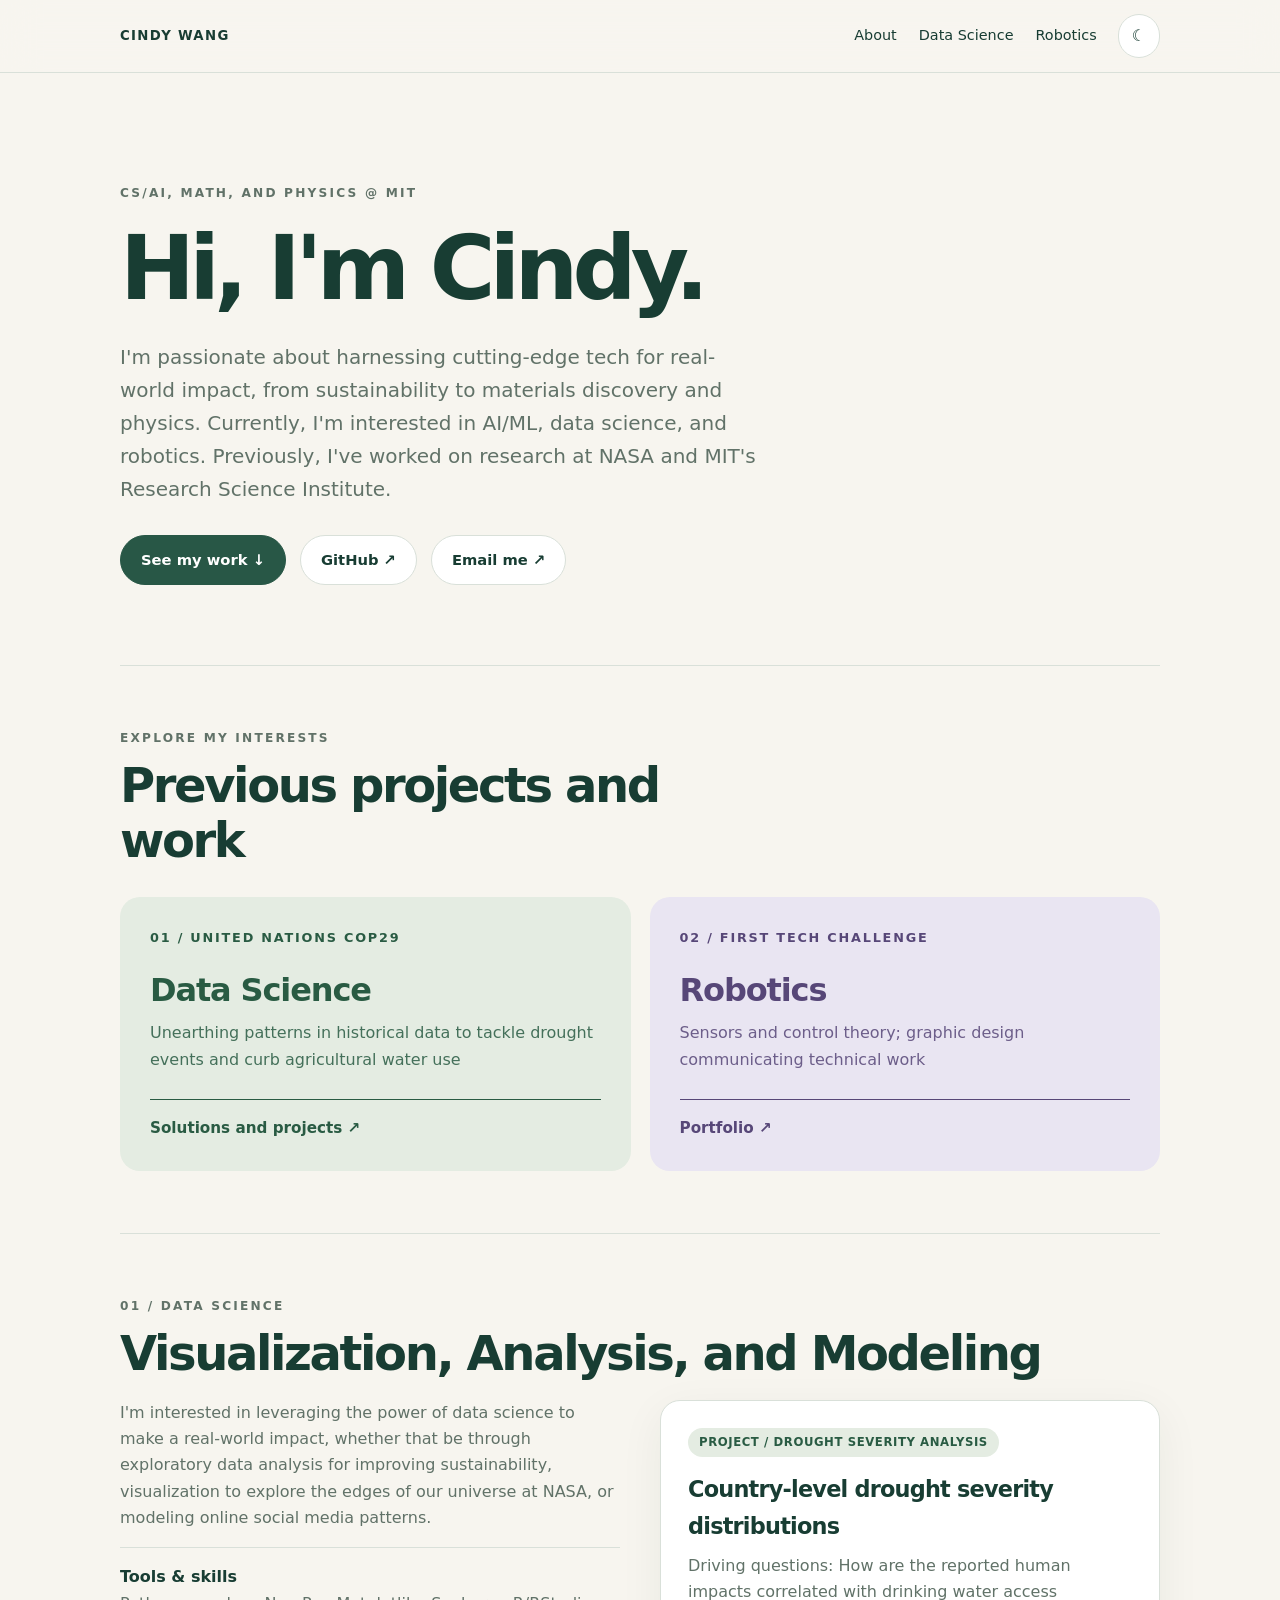
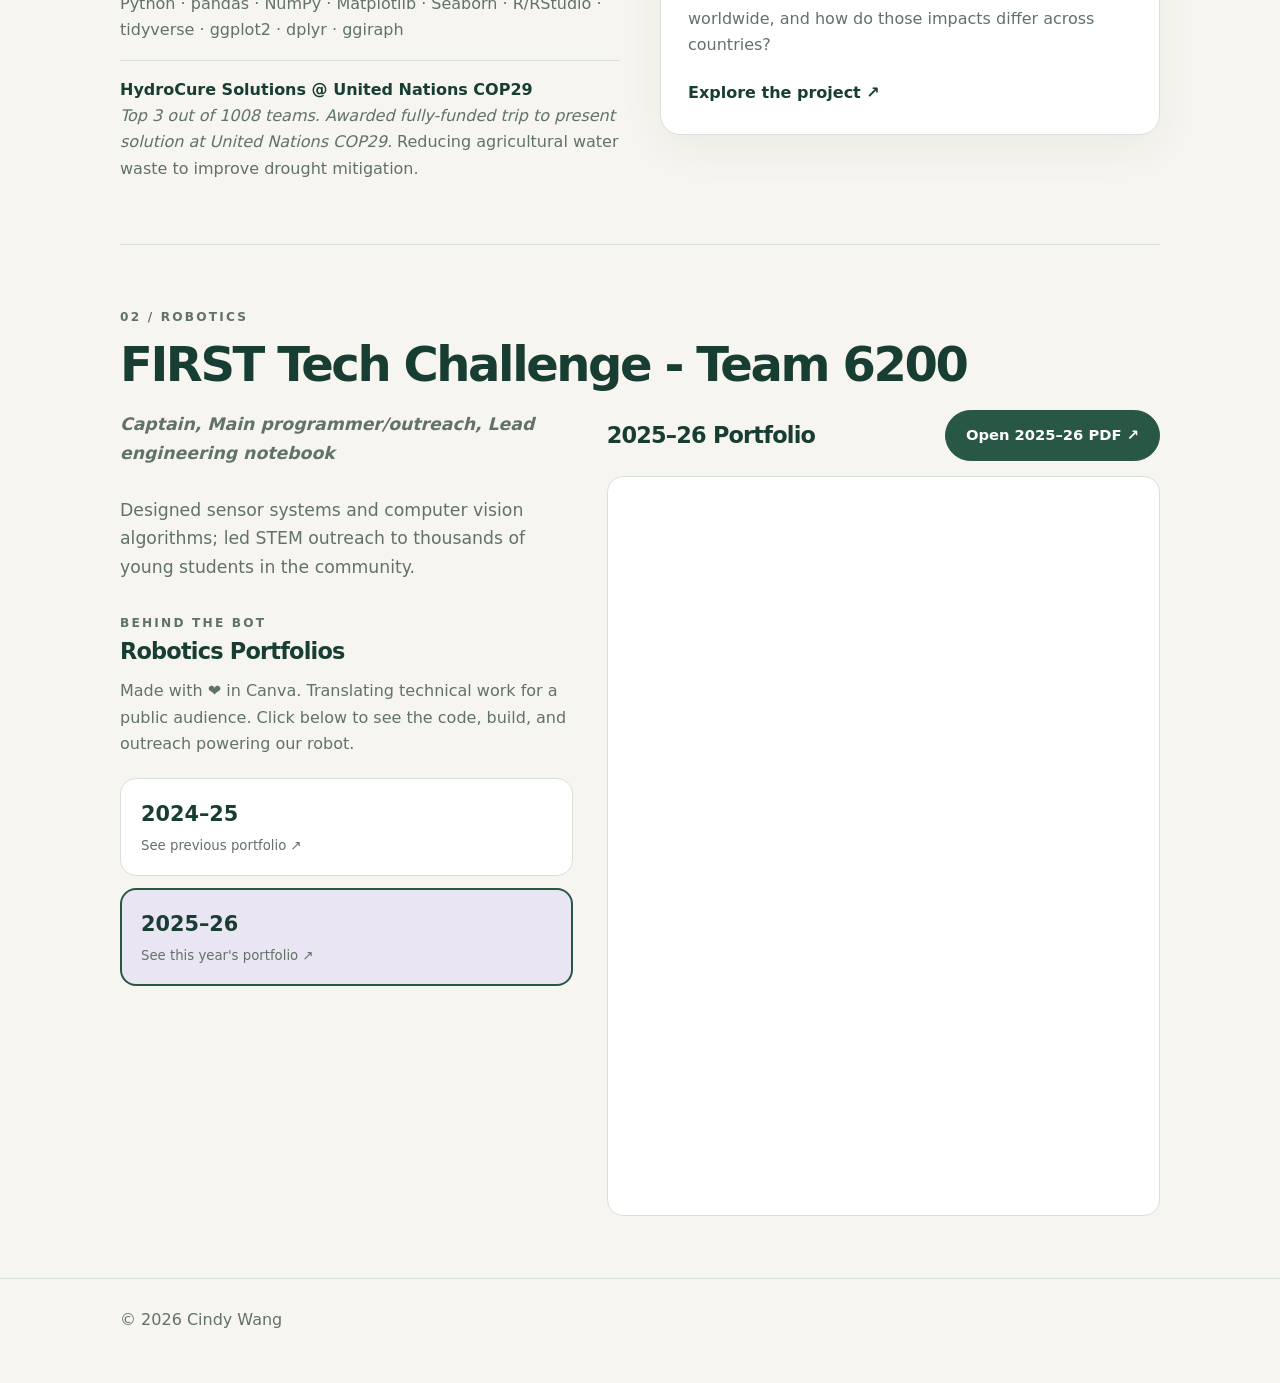
<file: index.html>
<!DOCTYPE html>
<html lang="en" data-theme="light">
<head>
  <meta charset="UTF-8" />
  <meta name="viewport" content="width=device-width, initial-scale=1" />
  <meta name="description" content="Cindy Wang personal portfolio" />
  <title>Cindy Wang</title>
  <link rel="stylesheet" href="style.css" />
  <script src="script.js"></script>
</head>
<body>
  <header class="nav">
    <div class="wrap nav-inner">
      <a class="brand" href="#home">Cindy Wang</a>
      <div class="nav-right">
        <nav class="nav-links" aria-label="Main navigation">
          <a href="#about">About</a>
          <a href="#data-science">Data Science</a>
          <a href="#robotics">Robotics</a>
        </nav>
        <button class="theme-toggle" id="themeToggle" type="button" aria-label="Switch to dark mode" aria-pressed="false">☾ Dark</button>
      </div>
    </div>
  </header>
  <main id="home" class="wrap">
    <section id="about" class="hero" aria-labelledby="hello">
      <div class="eyebrow">cs/ai, math, and physics @ mit</div>
      <h1 id="hello">Hi, I'm Cindy.</h1>
      <p class="intro">I'm passionate about harnessing cutting-edge tech for real-world impact, from sustainability to materials discovery and physics. Currently, I'm interested in AI/ML, data science, and robotics. Previously, I've worked on research at NASA and MIT's Research Science Institute.</p>
      <div class="buttons">
        <a class="btn primary" href="#interests">See my work ↓</a>
        <a class="btn" href="https://github.com/windycindyvibes" target="_blank" rel="noopener noreferrer">GitHub ↗</a>
        <a class="btn" href="mailto:cwang08@mit.edu">Email me ↗</a>
      </div>
    </section>

    <section id="interests" class="section" aria-labelledby="interests-heading">
      <div class="section-heading">
        <div class="eyebrow">Explore my interests</div>
        <h2 id="interests-heading">Previous projects and work</h2>
      </div>
      <div class="overview">
        <a class="overview-card data" href="#data-science">
          <div><div class="number">01 / UNITED NATIONS COP29</div><h3>Data Science</h3><p>Unearthing patterns in historical data to tackle drought events and curb agricultural water use</p></div>
          <div class="go">Solutions and projects ↗</div>
        </a>
        <a class="overview-card robot" href="#robotics">
          <div><div class="number">02 / FIRST TECH CHALLENGE</div><h3>Robotics</h3><p>Sensors and control theory; graphic design communicating technical work</p></div>
          <div class="go">Portfolio ↗</div>
        </a>
      </div>
    </section>

    <section id="data-science" class="section" aria-labelledby="data-heading">
      <div class="eyebrow">01 / Data Science</div>
      <h2 id="data-heading">Visualization, Analysis, and Modeling</h2>
      <div class="detail">
        <div>
          <p class="muted">I'm interested in leveraging the power of data science to make a real-world impact, whether that be through exploratory data analysis for improving sustainability, visualization to explore the edges of our universe at NASA, or modeling online social media patterns.</p>
          <div class="mini-project"><strong>Tools & skills</strong><span class="muted">Python · pandas · NumPy · Matplotlib · Seaborn · R/RStudio · tidyverse · ggplot2 · dplyr · ggiraph</span></div>
          <div class="mini-project"><strong>HydroCure Solutions @ United Nations COP29</strong><span class="muted"><i>Top 3 out of 1008 teams. Awarded fully-funded trip to present solution at United Nations COP29.</i> Reducing agricultural water waste to improve drought mitigation.</span></div>
        </div>
        <a id="sustainability" class="panel sustainability-card" href="sustainability-project.html" aria-label="Explore the sustainability data project">
          <span class="tag">Project / Drought Severity Analysis</span>
          <h3>Country-level drought severity distributions</h3>
          <p>Driving questions: How are the reported human impacts correlated with drinking water access worldwide, and how do those impacts differ across countries?</p>
          <span class="sustainability-link">Explore the project ↗</span>
        </a>
      </div>
    </section>

    <section id="robotics" class="section" aria-labelledby="robotics-heading">
      <div class="eyebrow">02 / Robotics</div>
      <h2 id="robotics-heading">FIRST Tech Challenge - Team 6200</h2>
      <div class="robotics-layout">
        <div class="robotics-copy">
          <p class="muted"><b><i>Captain, Main programmer/outreach, Lead engineering notebook</i></b> <br></br> Designed sensor systems and computer vision algorithms; led STEM outreach to thousands of young students in the community.</p>

          <div id="portfolio-pdf" class="pdf-area">
            <div class="eyebrow">Behind the bot</div>
            <h3>Robotics Portfolios</h3>
            <p class="muted">Made with ❤︎ in Canva. Translating technical work for a public audience. Click below to see the code, build, and outreach powering our robot.</p>

            <div class="portfolio-tabs" role="tablist" aria-label="Choose robotics portfolio season">
              <button class="portfolio-tab" type="button" id="tab-2024" role="tab" aria-selected="false" aria-controls="portfolio-preview" data-season="2024-25">
                <span class="season">2024–25</span>
                <span class="hint">See previous portfolio ↗</span>
              </button>
              <button class="portfolio-tab" type="button" id="tab-2025" role="tab" aria-selected="true" aria-controls="portfolio-preview" data-season="2025-26">
                <span class="season">2025–26</span>
                <span class="hint">See this year's portfolio ↗</span>
              </button>
            </div>
          </div>
        </div>
        <div class="portfolio-viewer">
          <div id="portfolio-preview" role="tabpanel" aria-labelledby="tab-2025">
          <div class="portfolio-toolbar">
            <h3 id="selected-season-heading">2025–26 Portfolio</h3>
            <a id="portfolio-open" class="btn primary" href="docs/robotics-portfolio-2025-26.pdf" target="_blank" rel="noopener noreferrer">Open 2025–26 PDF ↗</a>
          </div>
          <div class="pdf-frame">
            <iframe id="portfolio-frame" src="docs/robotics-portfolio-2025-26.pdf" title="2025–26 robotics team portfolio PDF preview" loading="lazy"></iframe>
          </div>
          </div>
        </div>
      </div>
    </section>
  </main>
  <footer class="footer">
    <div class="wrap footer-inner"><span>© <span id="year"></span> Cindy Wang</span></div>
  </footer>
</body>
</html>
</file>
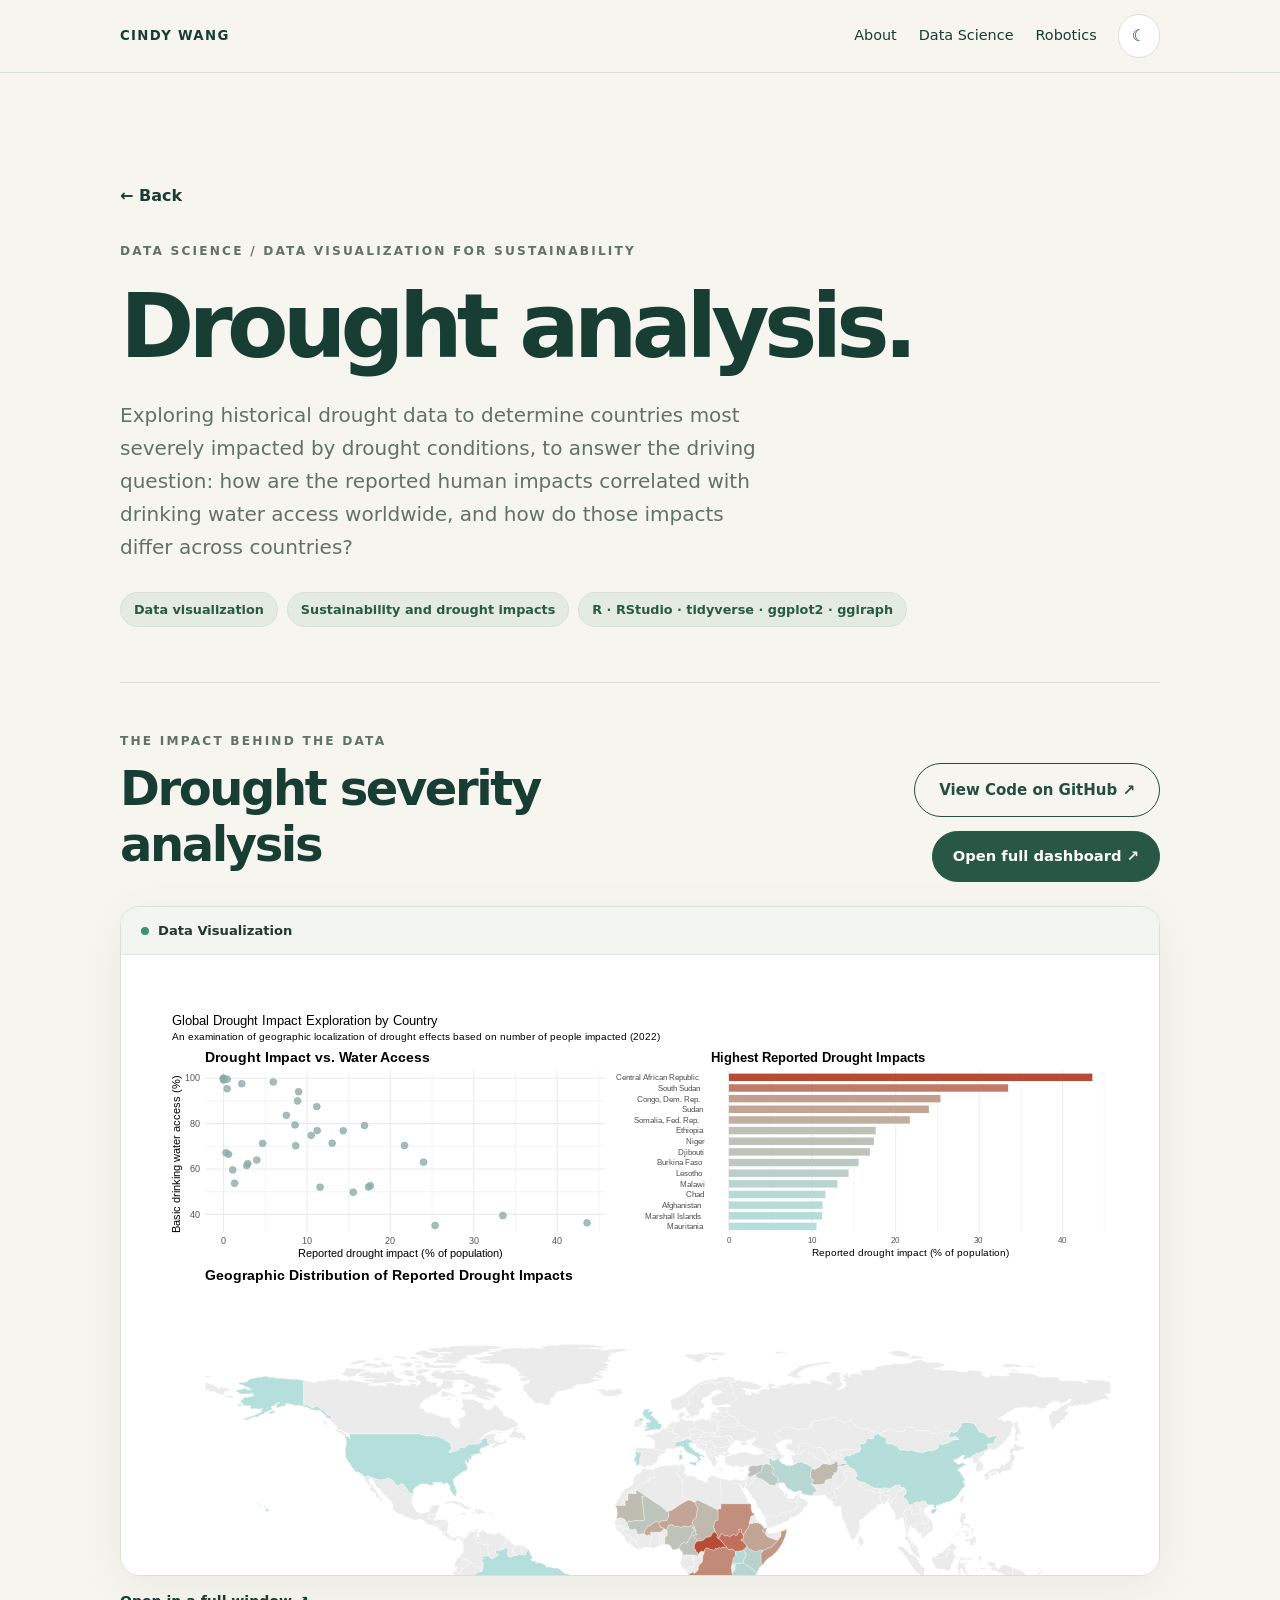
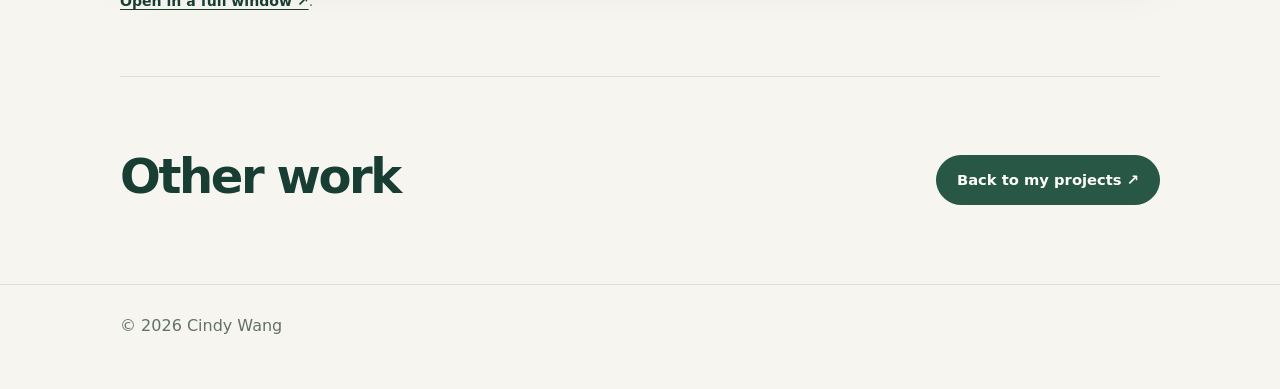
<file: sustainability-project.html>
<!DOCTYPE html>
<html lang="en" data-theme="light">
<head>
  <meta charset="UTF-8" />
  <meta name="viewport" content="width=device-width, initial-scale=1" />
  <meta name="description" content="Cindy Wang's interactive data science project exploring country-level drought impacts and drinking-water access." />
  <title>Drought Severity Analysis | Cindy Wang</title>
  <link rel="stylesheet" href="style.css" />
  <script src="script.js" defer></script>
</head>
<body>
  <header class="nav">
    <div class="wrap nav-inner">
      <a class="brand" href="index.html#home">Cindy Wang</a>
      <div class="nav-right">
        <nav class="nav-links" aria-label="Main navigation">
          <a href="index.html#about">About</a>
          <a href="index.html#data-science">Data Science</a>
          <a href="index.html#robotics">Robotics</a>
        </nav>
        <button class="theme-toggle" id="themeToggle" type="button" aria-label="Switch to dark mode" aria-pressed="false">☾ Dark</button>
      </div>
    </div>
  </header>

  <main class="wrap">
    <section class="hero project-hero drought-hero" aria-labelledby="project-heading">
      <a class="text-link back-link" href="index.html#data-science">← Back</a>
      <div class="eyebrow">Data Science / Data Visualization for Sustainability</div>
      <h1 id="project-heading">Drought analysis.</h1>
      <p class="intro">Exploring historical drought data to determine countries most severely impacted by drought conditions, to answer the driving question: how are the reported human impacts correlated with drinking water access worldwide, and how do those impacts differ across countries?</p>
      <div class="project-meta" aria-label="Project themes">
        <span>Data visualization</span><span>Sustainability and drought impacts</span><span>R · RStudio · tidyverse · ggplot2 · ggiraph</span>
      </div>
    </section>

    <section class="section dashboard-section" id="dashboard" aria-labelledby="dashboard-heading">
      <div class="dashboard-heading">
        <div>
          <div class="eyebrow">The impact behind the data</div>
          <h2 id="dashboard-heading">Drought severity analysis</h2>
        </div>
        <div class="dashboard-actions">
          <a
            href="https://github.com/windycindyvibes/Drought-Data-Visualization"
            class="github-button"
            target="_blank"
            rel="noopener noreferrer"
          >
            View Code on GitHub ↗
          </a>

          <a
            href="dashboards/drought_dashboard.html"
            class="btn primary"
            target="_blank"
            rel="noopener noreferrer"
          >
            Open full dashboard ↗
          </a>
        </div>
      </div>
      <div class="dashboard-shell">
        <div class="dashboard-topbar"><span class="dashboard-live-dot" aria-hidden="true"></span> Data Visualization<span class="dashboard-topbar-hint"></span></div>
        <iframe class="dashboard-iframe" src="dashboards/drought_dashboard.html" title="Interactive country-level drought severity dashboard" loading="eager" allowfullscreen></iframe>
      </div>
      <p class="dashboard-note"><a class="text-link" href="dashboards/drought_dashboard.html" target="_blank" rel="noopener noreferrer">Open in a full window ↗</a>.</p>
    </section>


    <section class="section project-end" aria-labelledby="related-heading">
      <div>
        <h2 id="related-heading">Other work</h2>
      </div>
      <a href="index.html#data-science" class="btn primary">Back to my projects ↗</a>
    </section>
  </main>

  <footer class="footer">
    <div class="wrap footer-inner"><span>© <span id="year"></span> Cindy Wang</span></div>
  </footer>
</body>
</html>
</file>
<file: style.css>
:root {
  color-scheme: light;
  --bg: #f7f5ef; --surface: #ffffff; --text: #183d33; --muted: #617268;
  --line: #d9e0d9; --accent: #285746; --accent-text: #ffffff;
  --data: #e4ece2; --data-ink: #295b43; --robot: #e9e5f2; --robot-ink: #574778;
  --shadow: 0 12px 45px rgba(30, 52, 40, .06);
}
html[data-theme="dark"] {
  color-scheme: dark;
  --bg: #111b19; --surface: #1b2825; --text: #ecf3ec; --muted: #b0c1b9;
  --line: #354640; --accent: #a4d7b9; --accent-text: #16251e;
  --data: #233a31; --data-ink: #b8e7c9; --robot: #30283e; --robot-ink: #d5c4f4;
  --shadow: 0 12px 45px rgba(0, 0, 0, .15);
}
* { box-sizing: border-box; }
html { scroll-behavior: smooth; scroll-padding-top: 90px; }
body { margin: 0; background: var(--bg); color: var(--text); font-family: Inter, ui-sans-serif, system-ui, -apple-system, BlinkMacSystemFont, "Segoe UI", sans-serif; line-height: 1.65; transition: background .2s, color .2s; }
a { color: inherit; text-decoration: none; }
button { font: inherit; }
:focus-visible { outline: 3px solid var(--accent); outline-offset: 4px; }
.wrap { width: min(1040px, calc(100% - 42px)); margin-inline: auto; }
.nav { position: sticky; top: 0; z-index: 10; backdrop-filter: blur(18px); background: color-mix(in srgb, var(--bg) 88%, transparent); border-bottom: 1px solid var(--line); }
.nav-inner { display: flex; align-items: center; justify-content: space-between; gap: 18px; min-height: 72px; }
.brand { font-size: .83rem; letter-spacing: .1em; text-transform: uppercase; font-weight: 800; }
.nav-right { display: flex; align-items: center; gap: 21px; }
.nav-links { display: flex; flex-wrap: wrap; gap: 22px; font-size: .9rem; }
.nav-links a:hover, .text-link:hover { text-decoration: underline; text-underline-offset: 5px; }
.theme-toggle { white-space: nowrap; border: 1px solid var(--line); border-radius: 999px; padding: 8px 13px; cursor: pointer; background: var(--surface); color: var(--text); }
.hero { padding: 110px 0 80px; max-width: 800px; }
.eyebrow { font-size: .76rem; text-transform: uppercase; font-weight: 800; letter-spacing: .18em; color: var(--muted); }
h1, h2, h3, p { margin-top: 0; }
h1 { margin: 17px 0 24px; font-size: clamp(2.8rem, 7vw, 5.8rem); line-height: 1.08; letter-spacing: -.065em; font-weight: 760; }
h2 { font-size: clamp(2rem, 4vw, 3rem); letter-spacing: -.05em; line-height: 1.15; margin: 10px 0 18px; }
h3 { font-size: 1.4rem; letter-spacing: -.035em; margin-bottom: 8px; }
.intro { color: var(--muted); font-size: clamp(1.05rem, 2vw, 1.25rem); max-width: 650px; }
.buttons { display: flex; gap: 14px; flex-wrap: wrap; margin-top: 29px; }
.btn { display: inline-flex; justify-content: center; align-items: center; padding: 12px 20px; border-radius: 999px; border: 1px solid var(--line); font-weight: 650; font-size: .92rem; background: var(--surface); }
.btn.primary { background: var(--accent); color: var(--accent-text); border-color: var(--accent); }
.btn:hover { transform: translateY(-2px); }
.section { padding: 62px 0; border-top: 1px solid var(--line); }
.section-heading { max-width: 650px; margin-bottom: 28px; }
.section-heading p, .muted { color: var(--muted); }
.overview { display: grid; grid-template-columns: repeat(2, minmax(0, 1fr)); gap: 19px; }
.overview-card { display: flex; flex-direction: column; justify-content: space-between; min-height: 250px; padding: 30px; border-radius: 20px; transition: transform .15s; }
.overview-card:hover { transform: translateY(-4px); }
.overview-card.data { background: var(--data); color: var(--data-ink); }
.overview-card.robot { background: var(--robot); color: var(--robot-ink); }
.overview-card .number { font-size: .8rem; letter-spacing: .14em; font-weight: 700; }
.overview-card h3 { margin: 16px 0 4px; font-size: 2rem; }
.overview-card p { opacity: .85; }
.overview-card .go { border-top: 1px solid currentColor; padding-top: 16px; margin-top: 10px; font-weight: 700; font-size: .95rem; }
.detail { display: grid; grid-template-columns: 1fr 1fr; gap: 40px; align-items: start; }
.robotics-layout { display: grid; grid-template-columns: minmax(0, .9fr) minmax(0, 1.1fr); gap: 34px; align-items: start; }
.robotics-copy > p { font-size: 1.08rem; }
.portfolio-viewer { min-width: 0; }
.panel { border-radius: 20px; padding: 27px; background: var(--surface); border: 1px solid var(--line); box-shadow: var(--shadow); }
.tag { display: inline-flex; font-size: .73rem; font-weight: 750; border-radius: 999px; padding: 5px 11px; background: var(--data); color: var(--data-ink); letter-spacing: .05em; text-transform: uppercase; margin-bottom: 14px; }
.tag.purple { background: var(--robot); color: var(--robot-ink); }
.panel p { color: var(--muted); }
.panel ul { margin-bottom: 0; padding-left: 20px; color: var(--muted); }
.sustainability-card { display: block; transition: transform .15s, border-color .15s; }
.sustainability-card:hover { transform: translateY(-3px); border-color: var(--accent); }
.sustainability-link { display: inline-block; margin-top: 6px; font-weight: 700; }
.project-hero { padding-bottom: 48px; }
.project-hero .text-link { display: inline-block; margin-bottom: 32px; font-weight: 700; }
.project-details { display: grid; grid-template-columns: repeat(3, minmax(0, 1fr)); gap: 30px; }
.project-details h2 { font-size: 1.55rem; margin-top: 8px; }
.mini-project { margin-top: 16px; border-top: 1px solid var(--line); padding-top: 16px; }
.mini-project strong { display: block; }
.pdf-area { margin-top: 32px; }
.portfolio-tabs { display: grid; grid-template-columns: 1fr; gap: 12px; margin: 20px 0; }
.portfolio-tab { text-align: left; cursor: pointer; background: var(--surface); color: var(--text); border: 1px solid var(--line); border-radius: 16px; padding: 18px 20px; transition: border-color .15s, transform .15s; }
.portfolio-tab:hover { transform: translateY(-2px); }
.portfolio-tab[aria-selected="true"] { border: 2px solid var(--accent); padding: 17px 19px; background: var(--robot); }
.portfolio-tab .season { display: block; font-size: 1.3rem; font-weight: 750; }
.portfolio-tab .hint { display: block; font-size: .83rem; color: var(--muted); margin-top: 4px; }
.portfolio-toolbar { display: flex; align-items: center; justify-content: space-between; gap: 15px; flex-wrap: wrap; margin-bottom: 15px; }
.portfolio-toolbar h3 { margin: 0; }
.pdf-top { display: flex; justify-content: space-between; align-items: flex-start; gap: 16px; flex-wrap: wrap; margin-bottom: 13px; }
.pdf-frame { border: 1px solid var(--line); border-radius: 16px; background: var(--surface); overflow: hidden; }
.pdf-frame iframe { display: block; width: 100%; height: min(82vh, 900px); min-height: 620px; border: 0; }
.pdf-note { color: var(--muted); font-size: .87rem; margin-top: 10px; }
.footer { border-top: 1px solid var(--line); padding: 28px 0 50px; color: var(--muted); }
.footer-inner { display: flex; justify-content: space-between; gap: 12px; flex-wrap: wrap; }
@media (max-width: 700px) {
  .nav-inner { align-items: flex-start; padding-block: 13px; flex-wrap: wrap; }
  .nav-right { width: 100%; justify-content: space-between; }
  .nav-links { gap: 13px; font-size: .82rem; }
  .hero { padding: 74px 0 62px; }
  .section { padding: 48px 0; }
  .overview, .detail, .robotics-layout, .project-details { grid-template-columns: 1fr; gap: 24px; }
  .portfolio-tabs { gap: 12px; }
  .overview-card { min-height: 205px; }
  .pdf-frame iframe { min-height: 500px; height: 74vh; }
}
@media (prefers-reduced-motion: reduce) {
  html { scroll-behavior: auto; }
  *, *::before, *::after { transition: none !important; }
}


/* Sustainability dashboard showcase */
.drought-hero { max-width: 900px; padding-bottom: 55px; }
.drought-hero h1 { max-width: 820px; }
.back-link { display: inline-block; margin-bottom: 31px; font-weight: 700; }
.project-meta { display: flex; flex-wrap: wrap; gap: 9px; margin-top: 28px; }
.project-meta span { color: var(--data-ink); background: var(--data); border: 1px solid var(--line); border-radius: 99px; padding: 6px 13px; font-size: .8rem; font-weight: 700; }
.dashboard-section { padding-top: 48px; }
.dashboard-heading { display: flex; justify-content: space-between; align-items: end; gap: 25px; margin-bottom: 24px; }
.dashboard-heading > div { max-width: 680px; }
.dashboard-heading h2 { margin-bottom: 10px; }
.dashboard-heading p { margin-bottom: 0; }
.dashboard-heading > .btn { flex-shrink: 0; }
.dashboard-shell { background: #fff; color: #25382f; border: 1px solid var(--line); border-radius: 20px; overflow: hidden; box-shadow: var(--shadow); }
.dashboard-topbar { display: flex; align-items: center; gap: 9px; padding: 13px 20px; font-size: .82rem; font-weight: 750; background: #f2f5f0; border-bottom: 1px solid #dfe5dd; }
.dashboard-live-dot { width: 8px; height: 8px; background: #3d9470; border-radius: 50%; flex-shrink: 0; }
.dashboard-topbar-hint { font-weight: 450; color: #617268; margin-left: auto; }
.dashboard-iframe { display: block; width: 100%; height: 620px; border: 0; background: #fff; }
.dashboard-note { font-size: .88rem; color: var(--muted); margin: 14px 0 0; }
.dashboard-note a { color: var(--text); font-weight: 750; text-decoration: underline; text-underline-offset: 3px; }
.project-context-grid { display: grid; grid-template-columns: repeat(3, minmax(0, 1fr)); gap: 17px; margin-top: 27px; }
.context-card { padding: 24px; border: 1px solid var(--line); background: var(--surface); border-radius: 16px; }
.context-number { color: var(--muted); text-transform: uppercase; letter-spacing: .13em; font-size: .72rem; font-weight: 800; }
.context-card h3 { margin: 19px 0 11px; }
.context-card p { margin-bottom: 0; }
.project-end { display: flex; justify-content: space-between; align-items: center; gap: 30px; }
.project-end p { margin-bottom: 0; }
.project-end .btn { flex-shrink: 0; }
@media (max-width: 750px) {
  .dashboard-heading, .project-end { flex-direction: column; align-items: flex-start; }
  .project-context-grid { grid-template-columns: 1fr; }
  .dashboard-iframe { height: 550px; }
  .dashboard-topbar-hint { display: none; }
}

/* Position both buttons next to each other */
.dashboard-actions {
  display: flex;
  align-items: center;
  justify-content: flex-end;
  gap: 14px;
  flex-wrap: wrap;
}

/* GitHub button */
.github-button {
  display: inline-flex;
  align-items: center;
  justify-content: center;

  padding: 14px 24px;
  border: 1px solid #a6d5bd;
  border-radius: 999px;

  background: transparent;
  color: #a6d5bd;

  font-size: 15px;
  font-weight: 600;
  text-decoration: none;

  transition: all 0.2s ease;
}

.github-button:hover {
  background: #a6d5bd;
  color: #10201a;
}

/* Light mode */
[data-theme="light"] .github-button {
  color: #254d40;
  border-color: #254d40;
}

[data-theme="light"] .github-button:hover {
  background: #254d40;
  color: white;
}

/* Mobile responsiveness */
@media (max-width: 700px) {
  .dashboard-actions {
    justify-content: flex-start;
  }
}
</file>
